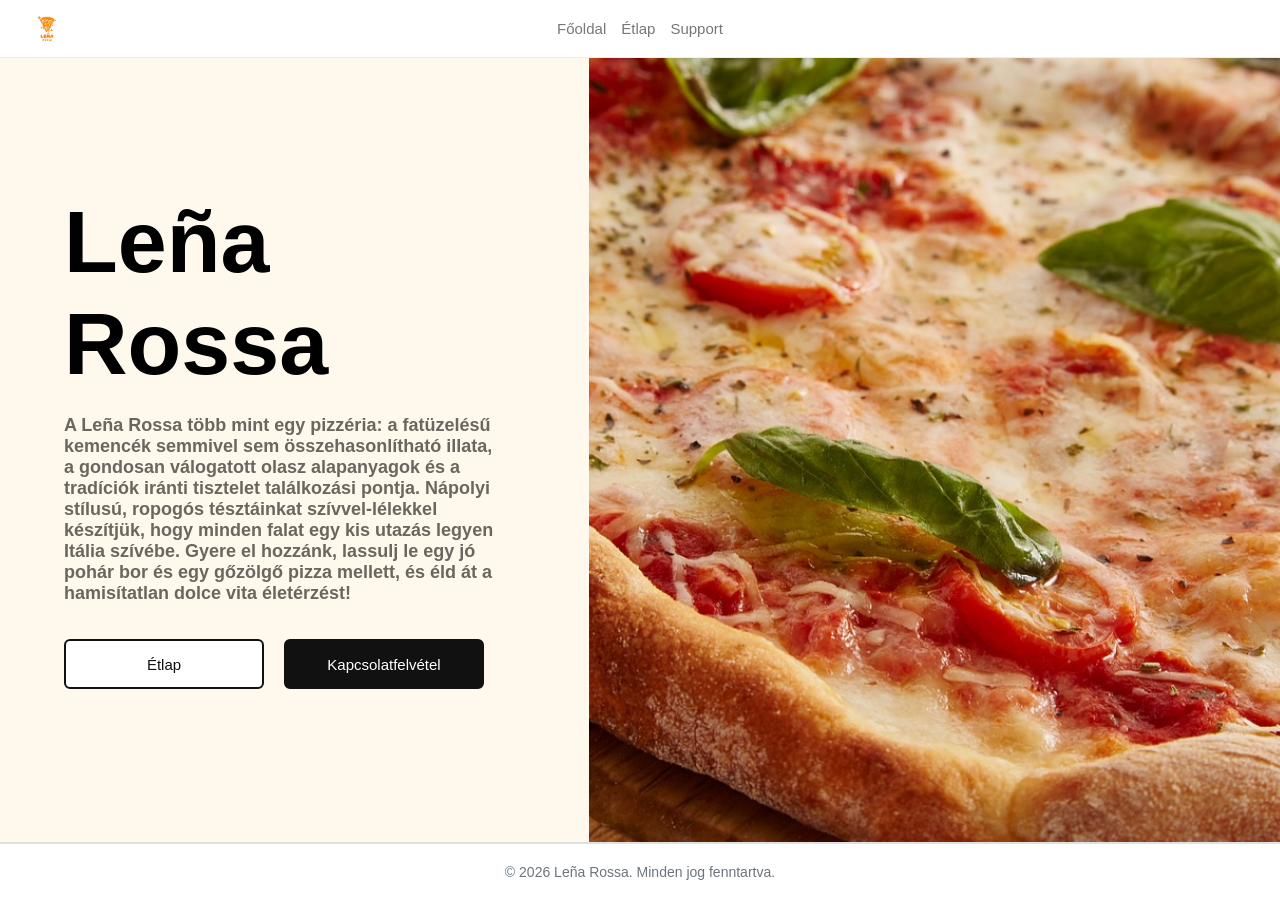
<file: index.html>
<!DOCTYPE html>
<html lang="hu">
<head>
    <meta charset="UTF-8">
    <meta name="viewport" content="width=device-width, initial-scale=1.0">
    <link rel="stylesheet" href="src/css/index.css">
    <link rel="stylesheet" href="src/css/kozos.css">
    <title>Leña Rossa</title>
</head>
<body>
    
    <nav class="navbar">
        <a href="#" class="logo">
            <img src="src/img/logo.png" alt="Logo" class="logo-icon">
        </a>

        <ul class="nav-links">
            <li><a href="index.html">Főoldal</a></li>
            <li><a href="etlap.html">Étlap</a></li>
            <li><a href="support.html">Support</a></li>
        </ul>

    </nav>

    <main class="homepage-content">
        <div class="leiras">

            <h1 class="leiras-cim">Leña Rossa</h1>
            <div class="leiras-szoveg">
                <p><b>A Leña Rossa több mint egy pizzéria: a fatüzelésű kemencék semmivel sem összehasonlítható illata, a gondosan válogatott olasz alapanyagok és a tradíciók iránti tisztelet találkozási pontja. Nápolyi stílusú, ropogós tésztáinkat szívvel-lélekkel készítjük, hogy minden falat egy kis utazás legyen Itália szívébe. Gyere el hozzánk, lassulj le egy jó pohár bor és egy gőzölgő pizza mellett, és éld át a hamisítatlan dolce vita életérzést!</b></p>
            </div>


            <div class="homepage-buttons">
                <a class="homepage-button etlap-gomb" href="etlap.html">Étlap</a>
                <a class="homepage-button support-gomb" href="support.html">Kapcsolatfelvétel</a>
            </div>

        </div>
        <div class="pizza-image">
            <img src="src/img/pizza.jpg" alt="Pizza">
        </div>
    </main>

    <footer class="footer">
        <p>&copy; 2026 Leña Rossa. Minden jog fenntartva.</p>
    </footer>

</body>
</html>
</file>
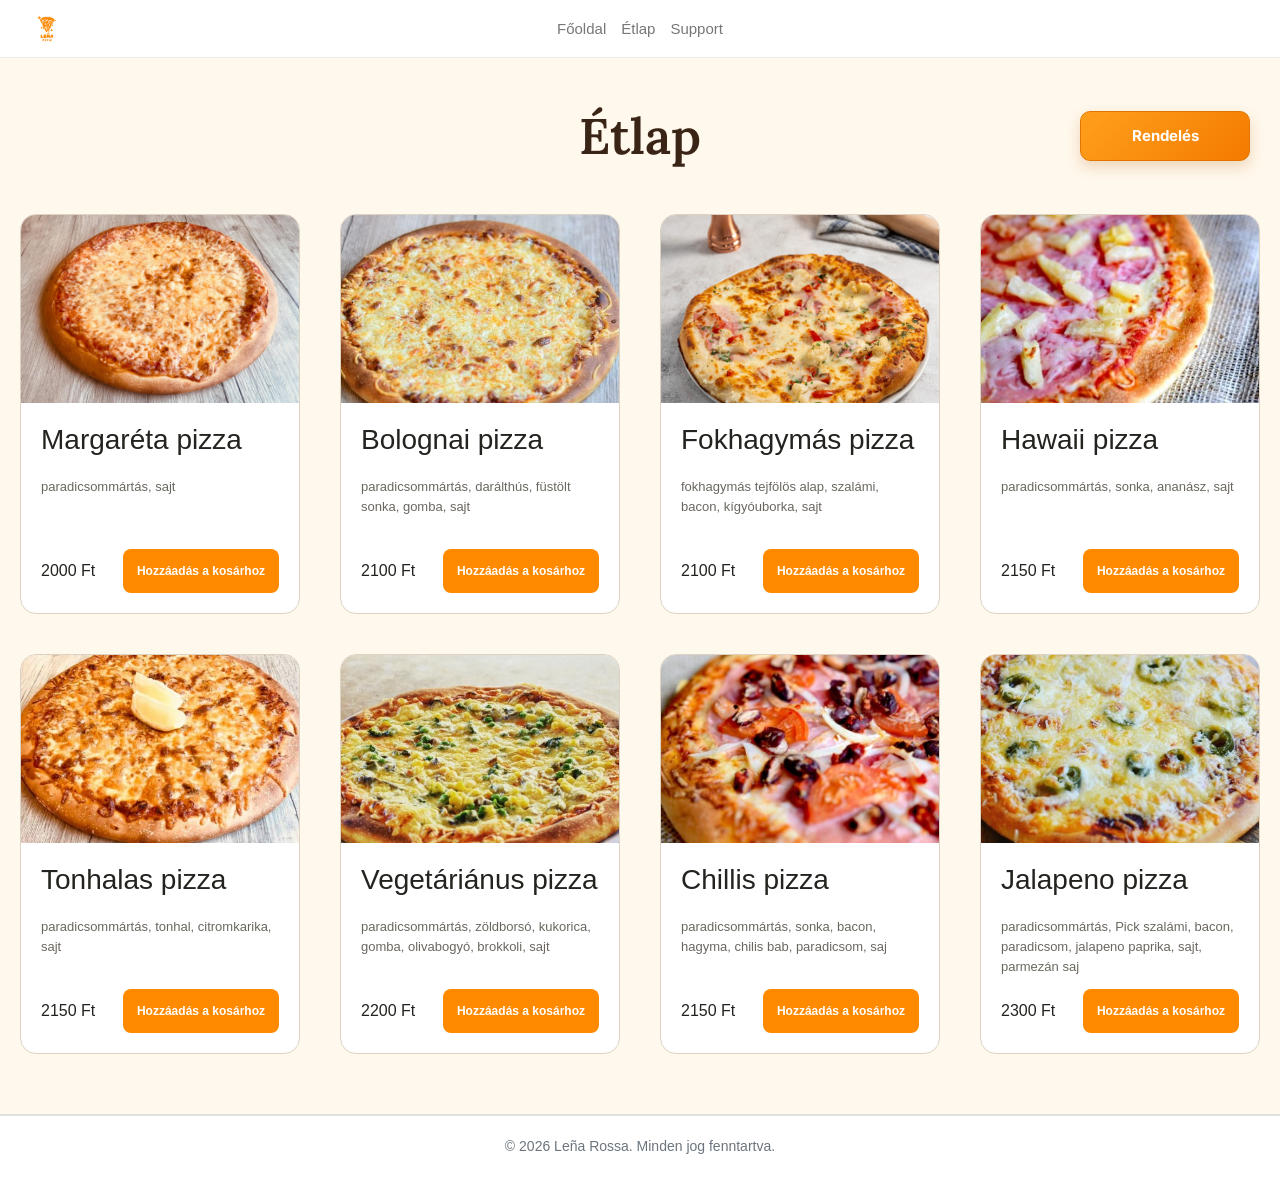
<file: etlap.html>
<!DOCTYPE html>
<html lang="hu">

<head>
  <meta charset="UTF-8">
  <meta name="viewport" content="width=device-width, initial-scale=1.0">
  <link rel="stylesheet" href="https://cdn.jsdelivr.net/npm/bootstrap@4.4.1/dist/css/bootstrap.min.css"
    integrity="sha384-Vkoo8x4CGsO3+Hhxv8T/Q5PaXtkKtu6ug5TOeNV6gBiFeWPGFN9MuhOf23Q9Ifjh" crossorigin="anonymous">
  <link rel="stylesheet" href="src/css/etlap.css">
  <link rel="stylesheet" href="src/css/kozos.css">
  <title>Étlap</title>
  <script src="src/js/kosar.js" defer></script>
</head>

<body>

  <nav class="navbar">
    <a href="#" class="logo">
      <img src="src/img/logo.png" alt="Logo" class="logo-icon">
    </a>

    <ul class="nav-links">
      <li><a href="index.html">Főoldal</a></li>
      <li><a href="etlap.html">Étlap</a></li>
      <li><a href="support.html">Support</a></li>
    </ul>

  </nav>




  <div class="menu-header">
    <h1>Étlap</h1>
    <button class="kosar-gomb" type="button" onclick="rendeles()">Rendelés</button>
  </div>
  <div class="container-fluid">
    <div class="row">

      <article class="pizza-card col-3">
        <div class="pizza-card__image">
          <img src="/src/img/margareta.jpg" alt="Margaréta pizza" width="620" height="420" />
        </div>

        <div class="pizza-footer">
          <h3 class="pizza-card__nev">Margaréta pizza</h3>

          <p class="pizza-leiras">
            paradicsommártás, sajt
          </p>

          <div class="pizza-ar">
            <span class="pizza-card__price">2000 Ft</span>

            <button class="pizza-gomb" type="button" aria-label="Hozzáadás a kosárhoz" onclick="kosarba('1');">
              Hozzáadás a kosárhoz
            </button>
          </div>
        </div>
      </article>

      <article class="pizza-card col-3">
        <div class="pizza-card__image">
          <img src="/src/img/bolognai.jpg" alt="Bolognai pizza" width="620" height="420" />
        </div>

        <div class="pizza-footer">
          <h3 class="pizza-card__nev">Bolognai pizza</h3>

          <p class="pizza-leiras">
            paradicsommártás, darálthús, füstölt sonka, gomba, sajt
          </p>

          <div class="pizza-ar">
            <span class="pizza-card__price">2100 Ft</span>

            <button class="pizza-gomb" type="button" aria-label="Hozzáadás a kosárhoz" onclick="kosarba('2');">
              Hozzáadás a kosárhoz
            </button>
          </div>
        </div>
      </article>

      <article class="pizza-card col-3">
        <div class="pizza-card__image">
          <img src="/src/img/fokhagymas.jpg" alt="Fokhagymás pizza" width="620" height="420" />
        </div>

        <div class="pizza-footer">
          <h3 class="pizza-card__nev">Fokhagymás pizza</h3>

          <p class="pizza-leiras">
            fokhagymás tejfölös alap, szalámi, bacon, kígyóuborka, sajt
          </p>

          <div class="pizza-ar">
            <span class="pizza-card__price">2100 Ft</span>

            <button class="pizza-gomb" type="button" aria-label="Hozzáadás a kosárhoz" onclick="kosarba('3');">
              Hozzáadás a kosárhoz
            </button>
          </div>
        </div>
      </article>

      <article class="pizza-card col-3">
        <div class="pizza-card__image">
          <img src="/src/img/hawaii.jpg" alt="Hawaii pizza" width="620" height="420" />
        </div>

        <div class="pizza-footer">
          <h3 class="pizza-card__nev">Hawaii pizza</h3>

          <p class="pizza-leiras">
            paradicsommártás, sonka, ananász, sajt
          </p>

          <div class="pizza-ar">
            <span class="pizza-card__price">2150 Ft</span>

            <button class="pizza-gomb" type="button" aria-label="Hozzáadás a kosárhoz" onclick="kosarba('4');">
              Hozzáadás a kosárhoz
            </button>
          </div>
        </div>
      </article>


    </div>


    <div class="row">

      <article class="pizza-card col-3">
        <div class="pizza-card__image">
          <img src="/src/img/tonhal.jpg" alt="Tonhalas pizza" width="620" height="420" />
        </div>

        <div class="pizza-footer">
          <h3 class="pizza-card__nev">Tonhalas pizza</h3>

          <p class="pizza-leiras">
            paradicsommártás, tonhal, citromkarika, sajt
          </p>

          <div class="pizza-ar">
            <span class="pizza-card__price">2150 Ft</span>

            <button class="pizza-gomb" type="button" aria-label="Hozzáadás a kosárhoz" onclick="kosarba('5');">
              Hozzáadás a kosárhoz
            </button>
          </div>
        </div>
      </article>

      <article class="pizza-card col-3">
        <div class="pizza-card__image">
          <img src="/src/img/vega.jpg" alt="Vegetáriánus pizza" width="620" height="420" />
        </div>

        <div class="pizza-footer">
          <h3 class="pizza-card__nev">Vegetáriánus pizza</h3>

          <p class="pizza-leiras">
            paradicsommártás, zöldborsó, kukorica, gomba, olivabogyó, brokkoli, sajt
          </p>

          <div class="pizza-ar">
            <span class="pizza-card__price">2200 Ft</span>

            <button class="pizza-gomb" type="button" aria-label="Hozzáadás a kosárhoz" onclick="kosarba('6');">
              Hozzáadás a kosárhoz
            </button>
          </div>
        </div>
      </article>


      <article class="pizza-card col-3">
        <div class="pizza-card__image">
          <img src="/src/img/chillis.jpg" alt="Chillis pizza" width="620" height="420" />
        </div>

        <div class="pizza-footer">
          <h3 class="pizza-card__nev">Chillis pizza</h3>

          <p class="pizza-leiras">
            paradicsommártás, sonka, bacon, hagyma, chilis bab, paradicsom, saj
          </p>

          <div class="pizza-ar">
            <span class="pizza-card__price">2150 Ft</span>

            <button class="pizza-gomb" type="button" aria-label="Hozzáadás a kosárhoz" onclick="kosarba('7');">
              Hozzáadás a kosárhoz
            </button>
          </div>
        </div>
      </article>

      <article class="pizza-card col-3">
        <div class="pizza-card__image">
          <img src="/src/img/jalapeno.jpg" alt="Jalapeno pizza" width="620" height="420" />
        </div>

        <div class="pizza-footer">
          <h3 class="pizza-card__nev">Jalapeno pizza</h3>

          <p class="pizza-leiras">
            paradicsommártás, Pick szalámi, bacon, paradicsom, jalapeno paprika, sajt, parmezán saj
          </p>

          <div class="pizza-ar">
            <span class="pizza-card__price">2300 Ft</span>

            <button class="pizza-gomb" type="button" aria-label="Hozzáadás a kosárhoz" onclick="kosarba('8');">
              Hozzáadás a kosárhoz
            </button>
          </div>
        </div>
      </article>

    </div>
  </div>

  <footer class="footer">
    <p>&copy; 2026 Leña Rossa. Minden jog fenntartva.</p>
  </footer>


</body>

</html>


<link href="https://fonts.googleapis.com/css2?family=Inter:wght@400;600;700&family=Lora:wght@600&display=swap"
  rel="stylesheet" />
</file>
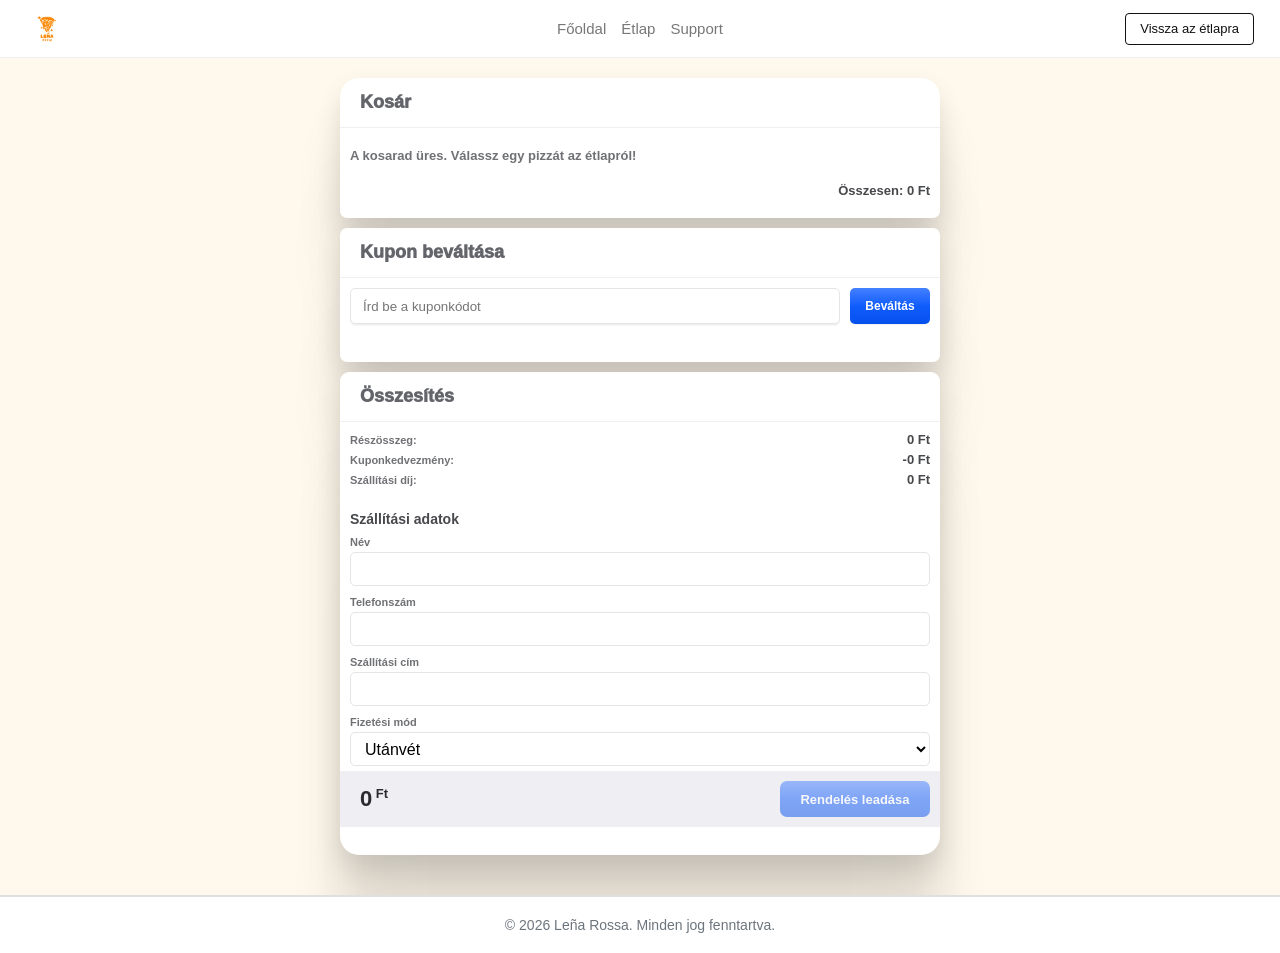
<file: kosar.html>
<!DOCTYPE html>
<html lang="hu">

<head>
    <meta charset="UTF-8">
    <meta name="viewport" content="width=device-width, initial-scale=1.0">
    <link rel="stylesheet" href="src/css/kosar.css">
    <link rel="stylesheet" href="src/css/kozos.css">
    <title>Kosár</title>
    <script>
        const eredetiGetElementById = Document.prototype.getElementById;
        Document.prototype.getElementById = function (id) {
            return eredetiGetElementById.call(this, id === "" ? "kosarCont" : id);
        };
    </script>
    <script src="src/js/kosar.js" defer></script>
</head>

<body>

    <nav class="navbar">
        <a href="#" class="logo">
            <img src="src/img/logo.png" alt="Logo" class="logo-icon">
        </a>

        <ul class="nav-links">
            <li><a href="index.html">Főoldal</a></li>
            <li><a href="etlap.html">Étlap</a></li>
            <li><a href="support.html">Support</a></li>
        </ul>

        <a class="cart-button back-button" href="etlap.html" onclick="vissza(); return false;">
            Vissza az étlapra
        </a>

    </nav>

    <main class="master-container">
        <div class="card cart">
            <h1 class="title">Kosár</h1>
            <div class="products" id="kosarCont">
            </div>
        </div>

        <div class="card coupons">
            <h2 class="title">Kupon beváltása</h2>
            <form id="kuponForm">
                <label class="sr-only" for="kuponInput">Kuponkód</label>
                <input type="text" placeholder="Írd be a kuponkódot" class="input_field" id="kuponInput"
                    autocomplete="off">
                <button type="submit">Beváltás</button>
            </form>
            <p class="coupon-message" id="kuponUzenet" role="status" aria-live="polite"></p>
        </div>

        <div class="card checkout">
            <h2 class="title">Összesítés</h2>
            <div class="details">
                <span>Részösszeg:</span>
                <span id="reszosszeg">0 Ft</span>
                <span>Kuponkedvezmény:</span>
                <span id="kedvezmeny">0 Ft</span>
                <span>Szállítási díj:</span>
                <span id="szallitasiDij">300 Ft</span>
            </div>
            <form class="checkout-form" id="checkoutForm">
                <h3>Szállítási adatok</h3>
                <div class="form-row">
                    <label for="nev">Név</label>
                    <input id="nev" name="nev" type="text" autocomplete="name" required>
                </div>
                <div class="form-row">
                    <label for="telefon">Telefonszám</label>
                    <input id="telefon" name="telefon" type="tel" autocomplete="tel" required>
                </div>
                <div class="form-row">
                    <label for="cim">Szállítási cím</label>
                    <input id="cim" name="cim" type="text" autocomplete="street-address" required>
                </div>
                <div class="form-row">
                    <label for="fizetes">Fizetési mód</label>
                    <select id="fizetes" name="fizetes">
                        <option value="utanvet">Utánvét</option>
                        <option value="kartya">Bankkártya átvételkor</option>
                    </select>
                </div>
                <div class="checkout--footer">
                    <span class="price"><span id="vegosszeg">0</span><sup> Ft</sup></span>
                    <button type="submit" class="checkout-btn">Rendelés leadása</button>
                </div>
            </form>
            <p class="checkout-message" id="checkoutUzenet" role="status" aria-live="polite"></p>
        </div>
    </main>

    <footer class="footer">
        <p>&copy; 2026 Leña Rossa. Minden jog fenntartva.</p>
    </footer>

</body>

</html>
</file>
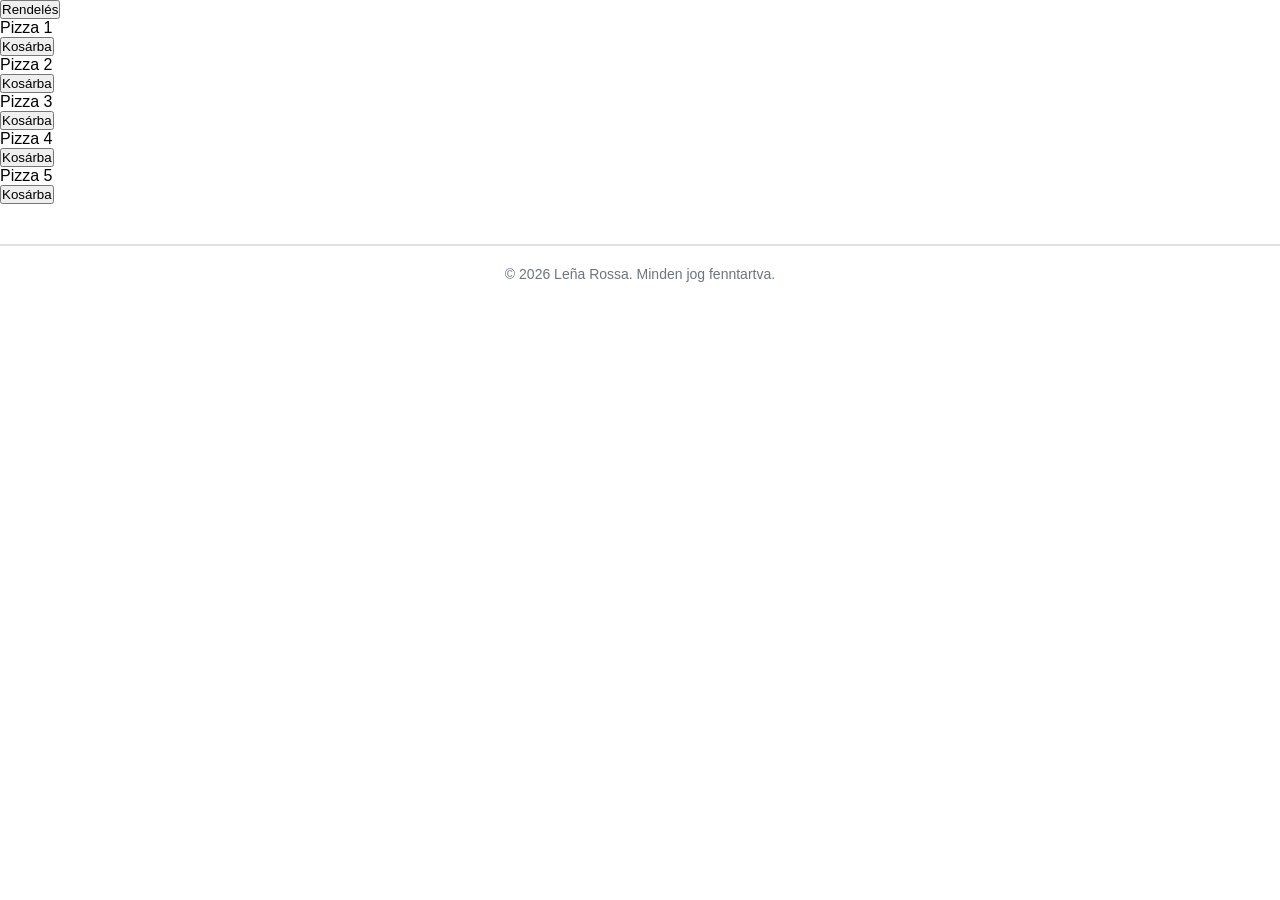
<file: pizzak.html>
<!DOCTYPE html>
<html lang="hu">
<head>
    <meta charset="UTF-8">
    <meta name="viewport" content="width=device-width, initial-scale=1.0">
    <link rel="stylesheet" href="src/css/kozos.css">
    <title>Pizzák</title>
    <script src="src/js/pizzak.js" defer></script>
</head>
<body>
    <button type="button" onclick="rendeles()">Rendelés</button>
    <div class="pizza">
        <p>Pizza 1</p>
        <button type="button" onclick="kosarba('1')">Kosárba</button>
    </div>
    <div class="pizza">
        <p>Pizza 2</p>
        <button type="button" onclick="kosarba('2')">Kosárba</button>
    </div>
    <div class="pizza">
        <p>Pizza 3</p>
        <button type="button" onclick="kosarba('3')">Kosárba</button>
    </div>
    <div class="pizza">
        <p>Pizza 4</p>
        <button type="button" onclick="kosarba('4')">Kosárba</button>
    </div>
    <div class="pizza">
        <p>Pizza 5</p>
        <button type="button" onclick="kosarba('5')">Kosárba</button>
    </div>
    <footer class="footer">
        <p>&copy; 2026 Leña Rossa. Minden jog fenntartva.</p>
    </footer>
</body>
</html>
</file>
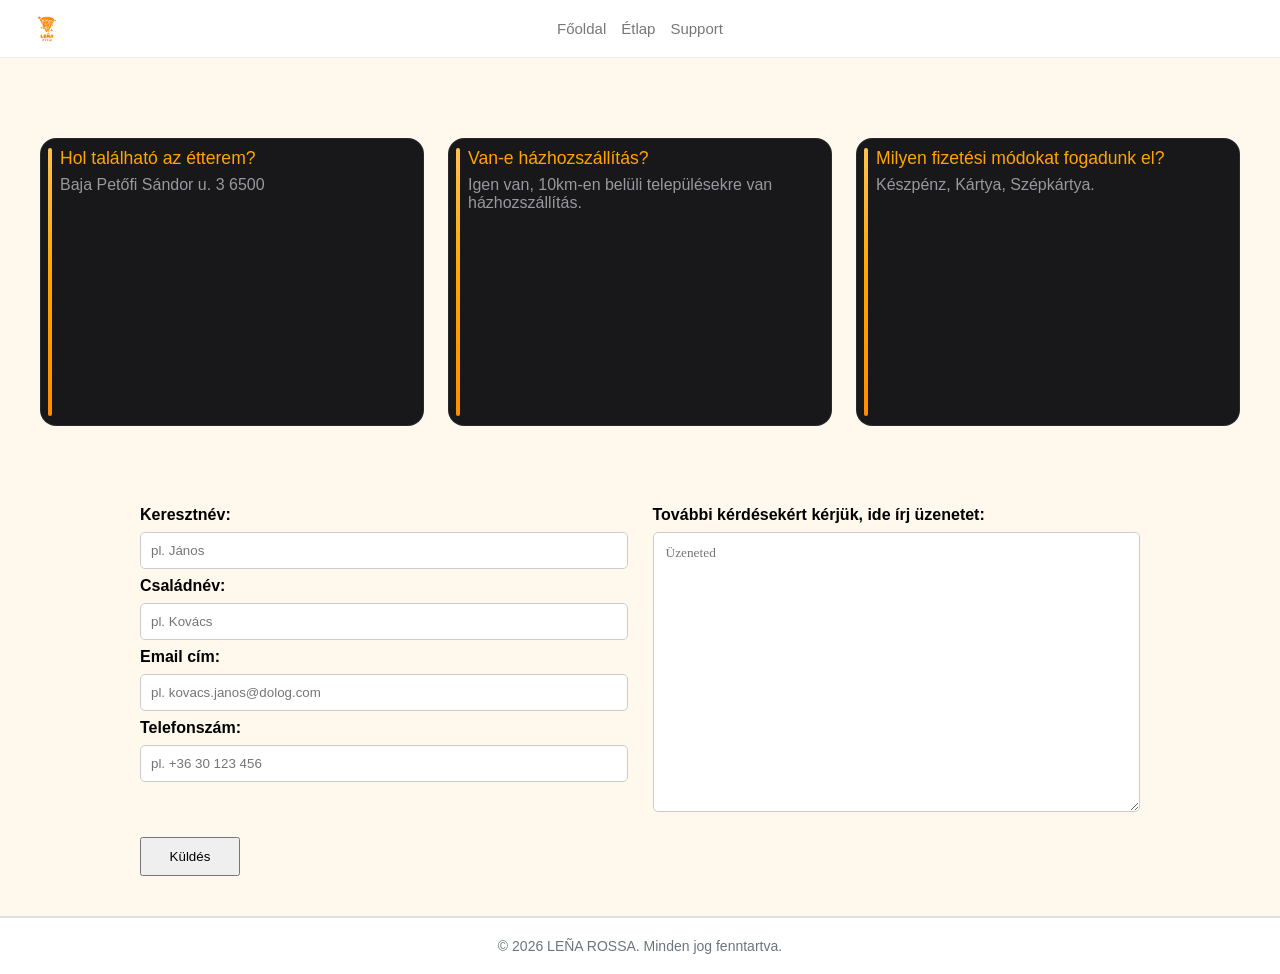
<file: support.html>
<!DOCTYPE html>
<html lang="hu">
<head>
    <meta charset="UTF-8">
    <meta name="viewport" content="width=device-width, initial-scale=1.0">
    <link rel="stylesheet" href="src/css/support.css">
    <link rel="stylesheet" href="src/css/kozos.css">
    <title>Support</title>
</head>
<body>

  <nav class="navbar">
        <a href="#" class="logo">
            <img src="src/img/logo.png" alt="Logo" class="logo-icon">
        </a>

        <ul class="nav-links">
            <li><a href="index.html">Főoldal</a></li>
            <li><a href="etlap.html">Étlap</a></li>
            <li><a href="support.html">Support</a></li>
        </ul>

    </nav>

  <main class="cards-container">

  <div class="notification">
    <div class="notiglow"></div>
    <div class="notiborderglow"></div>

    <div class="notititle">Hol található az étterem?</div>
    <div class="notibody">Baja Petőfi Sándor u. 3 6500
      
    </div>
  </div>

  <div class="notification">
    <div class="notiglow"></div>
    <div class="notiborderglow"></div>

    <div class="notititle">Van-e házhozszállítás?</div>
    <div class="notibody">Igen van, 10km-en belüli településekre van házhozszállítás.
    </div>
  </div>

  <div class="notification">
    <div class="notiglow"></div>
    <div class="notiborderglow"></div>

    <div class="notititle">Milyen fizetési módokat fogadunk el?</div>
    <div class="notibody">Készpénz, Kártya, Szépkártya.
    </div>
  </div>



  
</main>


<form class="kapcsolat">
    <div class="adatok">
        <label for="keresztnev">Keresztnév:</label>
        <input id="keresztnev"  placeholder="pl. János">

        <label for="csaladnev">Családnév:</label>
        <input id="csaladnev"  placeholder="pl. Kovács">

        <label for="email">Email cím:</label>
        <input id="email"  placeholder="pl. kovacs.janos@dolog.com">

        <label for="telefon">Telefonszám:</label>
        <input id="telefon"  placeholder="pl. +36 30 123 456">
    </div>

    <div class="uzenet">
        <label for="uzeneted">
            További kérdésekért kérjük, ide írj üzenetet:
        </label>
        <textarea id="uzeneted" placeholder="Üzeneted"></textarea>
    </div>

    <button type="submit">Küldés</button>
</form>
<footer>
    © 2026 LEÑA ROSSA. Minden jog fenntartva.
</footer>
</body>
</html>
</html>
</file>
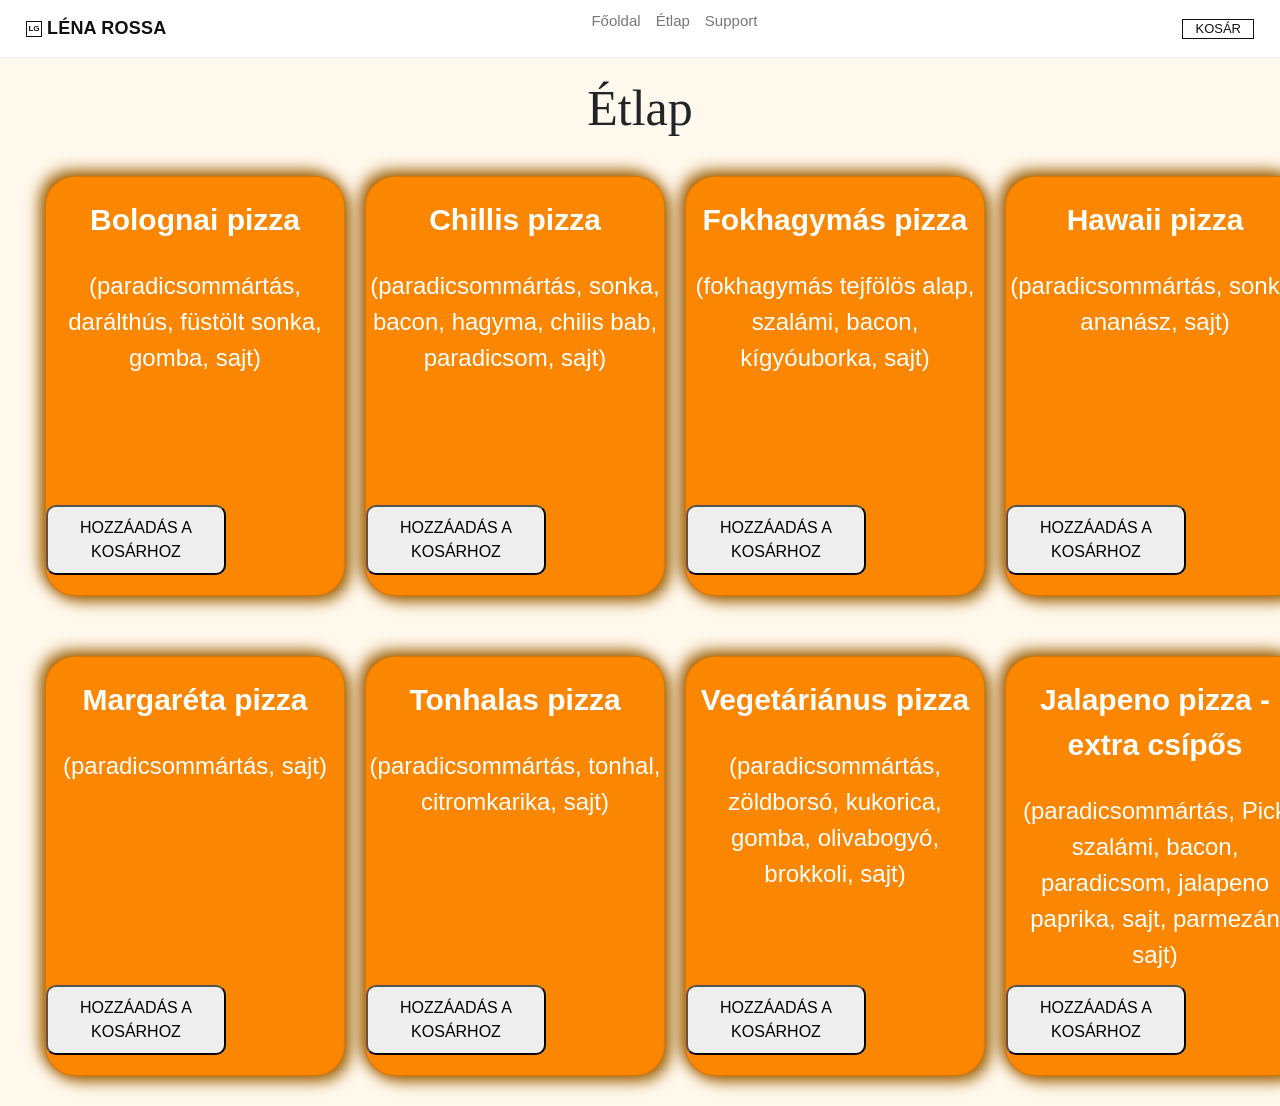
<file: oldalak/etlap.html>
<!DOCTYPE html>
<html lang="hu">
<head>
    <meta charset="UTF-8">
    <meta name="viewport" content="width=device-width, initial-scale=1.0">
    <link rel="stylesheet" href="https://cdn.jsdelivr.net/npm/bootstrap@4.4.1/dist/css/bootstrap.min.css" integrity="sha384-Vkoo8x4CGsO3+Hhxv8T/Q5PaXtkKtu6ug5TOeNV6gBiFeWPGFN9MuhOf23Q9Ifjh" crossorigin="anonymous">
    <link rel="stylesheet" href="../CSS/etlap.css">
    <title>Étlap</title>
</head>
<body>

<nav class="navbar">
        <!-- Logó -->
        <a href="#" class="logo">
            <span class="logo-icon">LG</span>
            <span class="logo-text">LÉNA ROSSA</span>
        </a>

        
        <ul class="nav-links">
            <li><a href="index.html">Főoldal</a></li>
            <li><a href="etlap.html">Étlap</a></li>
            <li><a href="support.html">Support</a></li>
        </ul>

        
        <a href="kosar.html" class="cart-button">KOSÁR</a>
    </nav>


<h1>Étlap</h1>

<div class="container-fluid"> 
    <div class="row">

        <div class="col-3">
            <div class="card">
                <p id="p-nev">Bolognai pizza</p>
                <p id="p-leiras">(paradicsommártás, darálthús, füstölt sonka, gomba, sajt)</p>
                <button class="btn-kosar">HOZZÁADÁS A KOSÁRHOZ</button>
            </div>
        </div>

        <div class="col-3">
            <div class="card">
                <p id="p-nev">Chillis pizza</p>
                <p id="p-leiras">(paradicsommártás, sonka, bacon, hagyma, chilis bab, paradicsom, sajt)</p>
                <button class="btn-kosar">HOZZÁADÁS A KOSÁRHOZ</button>
            </div>
        </div>

        <div class="col-3">
            <div class="card">
                <p id="p-nev">Fokhagymás pizza</p>
                <p id="p-leiras">(fokhagymás tejfölös alap, szalámi, bacon, kígyóuborka, sajt)</p>
                <button class="btn-kosar">HOZZÁADÁS A KOSÁRHOZ</button>
            </div>
        </div>

        <div class="col-3">
            <div class="card">
                <p id="p-nev">Hawaii pizza</p>
                <p id="p-leiras">(paradicsommártás, sonka, ananász, sajt)</p>
                <button class="btn-kosar">HOZZÁADÁS A KOSÁRHOZ</button>
            </div>
        </div>

    </div>


    <div class="row">

        <div class="col-3">
            <div class="card">
                <p id="p-nev">Margaréta pizza</p>
                <p id="p-leiras">(paradicsommártás, sajt)</p>
                <button class="btn-kosar">HOZZÁADÁS A KOSÁRHOZ</button>
            </div>
        </div>

        <div class="col-3">
            <div class="card">
                <p id="p-nev">Tonhalas pizza</p>
                <p id="p-leiras">(paradicsommártás, tonhal, citromkarika, sajt)</p>
                <button class="btn-kosar">HOZZÁADÁS A KOSÁRHOZ</button>
            </div>
        </div>

        <div class="col-3">
            <div class="card">
                <p id="p-nev">Vegetáriánus pizza</p>
                <p id="p-leiras">(paradicsommártás, zöldborsó, kukorica, gomba, olivabogyó, brokkoli, sajt)</p>
                <button class="btn-kosar">HOZZÁADÁS A KOSÁRHOZ</button>
            </div>
        </div>

        <div class="col-3">
            <div class="card">
                <p id="p-nev">Jalapeno pizza - extra csípős</p>
                <p id="p-leiras">(paradicsommártás, Pick szalámi, bacon, paradicsom, jalapeno paprika, sajt, parmezán sajt)</p>
                <button class="btn-kosar">HOZZÁADÁS A KOSÁRHOZ</button>
            </div>
        </div>
        
    </div>
</div>


</body>
</html>
</file>
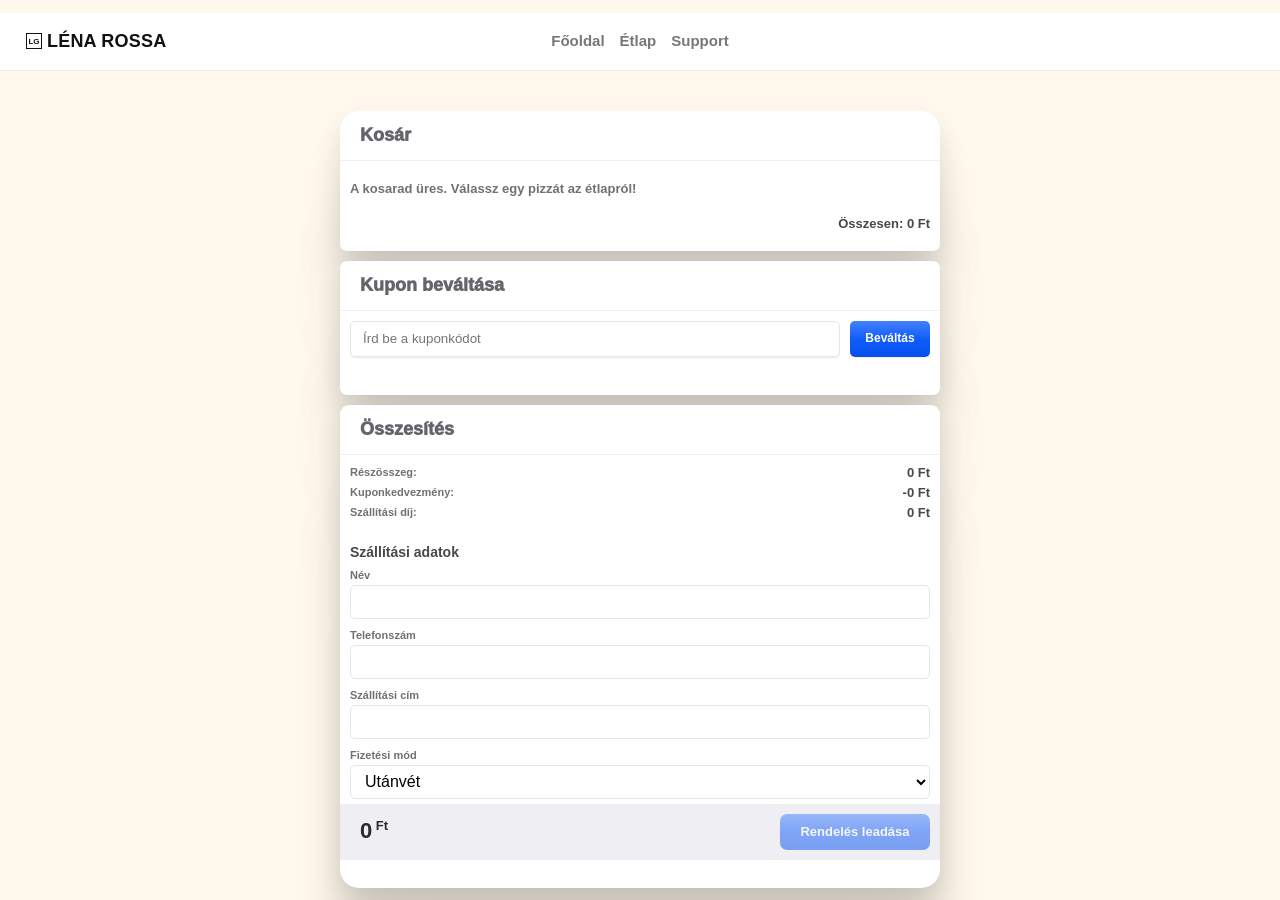
<file: oldalak/kosar.html>
<!DOCTYPE html>
<html lang="hu">

<head>
    <meta charset="UTF-8">
    <meta name="viewport" content="width=device-width, initial-scale=1.0">
    <link rel="stylesheet" href="../CSS/kosar.css">
    <title>Kosár</title>
    <script>
        const eredetiGetElementById = Document.prototype.getElementById;
        Document.prototype.getElementById = function (id) {
            return eredetiGetElementById.call(this, id === "" ? "kosarCont" : id);
        };
    </script>
    <script src="../forras/js/kosar.js" defer></script>
</head>

<body>

    <nav class="navbar">
        <!-- Logó -->
        <a href="#" class="logo">
            <span class="logo-icon">LG</span>
            <span class="logo-text">LÉNA ROSSA</span>
        </a>

        <ul class="nav-links">
            <li><a href="index.html">Főoldal</a></li>
            <li><a href="etlap.html">Étlap</a></li>
            <li><a href="support.html">Support</a></li>
        </ul>

    </nav>

    <main class="master-container">
        <div class="card cart">
            <h1 class="title">Kosár</h1>
            <div class="products" id="kosarCont">
                <!-- Kosár tartalma ide kerül -->
            </div>
        </div>

        <div class="card coupons">
            <h2 class="title">Kupon beváltása</h2>
            <form id="kuponForm">
                <label class="sr-only" for="kuponInput">Kuponkód</label>
                <input type="text" placeholder="Írd be a kuponkódot" class="input_field" id="kuponInput"
                    autocomplete="off">
                <button type="submit">Beváltás</button>
            </form>
            <p class="coupon-message" id="kuponUzenet" role="status" aria-live="polite"></p>
        </div>

        <div class="card checkout">
            <h2 class="title">Összesítés</h2>
            <div class="details">
                <span>Részösszeg:</span>
                <span id="reszosszeg">0 Ft</span>
                <span>Kuponkedvezmény:</span>
                <span id="kedvezmeny">0 Ft</span>
                <span>Szállítási díj:</span>
                <span id="szallitasiDij">300 Ft</span>
            </div>
            <form class="checkout-form" id="checkoutForm">
                <h3>Szállítási adatok</h3>
                <div class="form-row">
                    <label for="nev">Név</label>
                    <input id="nev" name="nev" type="text" autocomplete="name" required>
                </div>
                <div class="form-row">
                    <label for="telefon">Telefonszám</label>
                    <input id="telefon" name="telefon" type="tel" autocomplete="tel" required>
                </div>
                <div class="form-row">
                    <label for="cim">Szállítási cím</label>
                    <input id="cim" name="cim" type="text" autocomplete="street-address" required>
                </div>
                <div class="form-row">
                    <label for="fizetes">Fizetési mód</label>
                    <select id="fizetes" name="fizetes">
                        <option value="utanvet">Utánvét</option>
                        <option value="kartya">Bankkártya átvételkor</option>
                    </select>
                </div>
                <div class="checkout--footer">
                    <span class="price"><span id="vegosszeg">0</span><sup> Ft</sup></span>
                    <button type="submit" class="checkout-btn">Rendelés leadása</button>
                </div>
            </form>
            <p class="checkout-message" id="checkoutUzenet" role="status" aria-live="polite"></p>
        </div>
    </main>

</body>

</html>
</file>
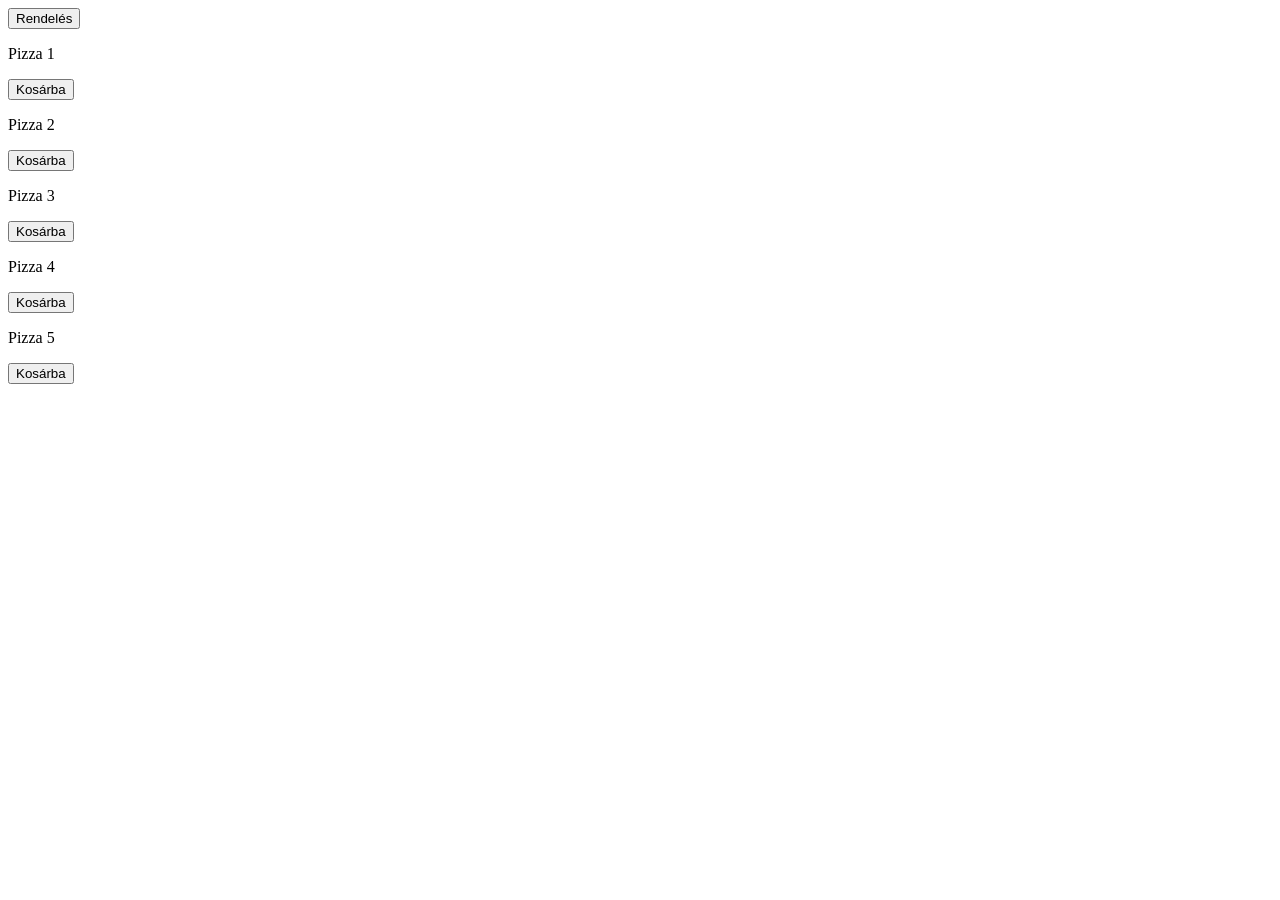
<file: oldalak/pizzak.html>
<!DOCTYPE html>
<html lang="en">
<head>
    <meta charset="UTF-8">
    <meta name="viewport" content="width=device-width, initial-scale=1.0">
    <title>Document</title>
    <script>
        const kosar = [];

        function kosarba(id) {
            kosar.push(Number(id));
        }

        function rendeles() {
            const params = new URLSearchParams({
                kosar: JSON.stringify(kosar)
            });
            window.location.href = `kosar.html?${params.toString()}`;
        }
    </script>
</head>
<body>
    <button type="button" onclick="rendeles()">Rendelés</button>
    <div class="pizza">
        <p>Pizza 1</p>
        <button type="button" onclick="kosarba('1')">Kosárba</button>
    </div>
    <div class="pizza">
        <p>Pizza 2</p>
        <button type="button" onclick="kosarba('2')">Kosárba</button>
    </div>
    <div class="pizza">
        <p>Pizza 3</p>
        <button type="button" onclick="kosarba('3')">Kosárba</button>
    </div>
    <div class="pizza">
        <p>Pizza 4</p>
        <button type="button" onclick="kosarba('4')">Kosárba</button>
    </div>
    <div class="pizza">
        <p>Pizza 5</p>
        <button type="button" onclick="kosarba('5')">Kosárba</button>
    </div>
</body>
</html>
</file>
<file: src/css/index.css>
body {
    position: relative;
    display: flex;
    flex-direction: column;
    min-height: 100vh;
    background: #fff8ec;
}

.navbar {
    position: relative;
    z-index: 2;
    margin-bottom: 0;
    background: transparent;
}

.homepage-content {
    display: grid;
    grid-template-columns: 46% 54%;
    flex: 1;
    width: 100%;
    min-height: 0;
    position: relative;
    z-index: 1;
}

.leiras {
    display: flex;
    flex-direction: column;
    justify-content: center;
    max-width: 560px;
    padding: clamp(32px, 5vw, 64px);
    background: #fff8ec;
}

.leiras-cim {
    margin-bottom: 20px;
    color: #000;
    font-size: clamp(48px, 7vw, 88px);
}

.leiras-szoveg {
    margin-bottom: 5px;
    color: #6b6760;
    font-size: 18px;
}

.homepage-buttons {
    display: flex;
    flex-wrap: wrap;
    gap: 20px;
    margin-top: 30px;
}

.homepage-button {
    display: inline-flex;
    position: relative;
    z-index: 3;
    align-items: center;
    justify-content: center;
    width: 200px;
    height: 50px;
    border: 2px solid #111;
    border-radius: 6px;
    cursor: pointer;
    font-size: 15px;
    text-decoration: none;
    transition: background-color 0.2s ease, color 0.2s ease, transform 0.2s ease;
}

.homepage-button:hover {
    transform: translateY(-2px);
}

.homepage-button:active {
    transform: translateY(0);
}

.homepage-button:focus-visible {
    outline: 3px solid #ff8a00;
    outline-offset: 3px;
}

.etlap-gomb {
    background: #fff;
    color: #111;
}



.support-gomb {
    background: #111;
    color: #fff;
}
.pizza-image {
    position: fixed;
    z-index: 0;
    top: 0;
    right: 0;
    bottom: 0;
    width: 54%;
    min-width: 0;
}

.pizza-image img {
    display: block;
    width: 100%;
    height: 100%;
    border-radius: 0;
    object-fit: cover;
}

footer {
    position: relative;
    z-index: 2;
    margin-top: 0;
    background: transparent;
}

@media (max-width: 700px) {
    .navbar {
        background: #fff;
    }

    .homepage-content {
        grid-template-columns: 1fr;
    }

    .leiras {
        max-width: none;
        padding: 40px 24px;
    }

    .leiras-szoveg {
        font-size: 17px;
    }

    .pizza-image {
        position: relative;
        top: auto;
        right: auto;
        bottom: auto;
        z-index: auto;
        width: 100%;
        min-height: 300px;
        max-height: 420px;
    }

    footer {
        background: #fff;
    }
}
</file>
<file: src/css/kozos.css>
* {
    box-sizing: border-box;
    margin: 0;
    padding: 0;
    font-family: Arial, sans-serif;
}

.navbar {
    display: flex;
    align-items: center;
    width: 100%;
    height: 58px;
    padding: 0 26px;
    background: #fff;
    border-bottom: 1px solid #eee;
    margin-bottom: 20px;
}

.logo {
    display: flex;
    align-items: center;
    color: #111;
    text-decoration: none;
}

.logo-icon {
    width: 42px;
    height: 42px;
    object-fit: contain;
}

.nav-links {
    display: flex;
    position: absolute;
    left: 50%;
    align-items: center;
    gap: 15px;
    padding: 0;
    margin: 0;
    list-style: none;
    transform: translateX(-50%);
    white-space: nowrap;
}

.nav-links a {
    color: #777;
    font-size: 15px;
    text-decoration: none;
    transition: color 0.2s ease;
}

.nav-links a:hover {
    color: #111;
}

.cart-button {
    display: flex;
    align-items: center;
    justify-content: center;
    height: 32px;
    padding: 0 14px;
    border: 1px solid #111;
    border-radius: 4px;
    color: #111;
    font-size: 13px;
    text-decoration: none;
    transition: all 0.2s ease;
    
}

.back-button {
    margin-left: auto;
}

.cart-button:hover {
    background: #111;
    color: #fff;
}

footer {
    width: 100%;
    padding: 20px;
    border-top: 2px solid #e0e0e0;
    margin-top: 40px;
    background: #fff;
    color: #6c757d;
    font-size: 14px;
    text-align: center;
}
</file>
<file: src/css/etlap.css>
body{
    background: #FFF8EC;
}

h1{
    color: #3a2415;
    font-family: "Lora", Georgia, serif;
    text-align: center;
    font-size: clamp(36px, 5vw, 50px);
    font-weight: 600;
    line-height: 1;
    margin: 0;
}

.menu-header {
  min-height: 116px;
  padding: 18px 30px;
  display: grid;
  grid-template-columns: 1fr auto 1fr;
  align-items: center;
}

.menu-header h1 {
  grid-column: 2;
}

.kosar-gomb {
  margin-right: 40px;
  grid-column: 3;
  justify-self: end;
  align-self: center;
  min-width: 170px;
  margin: 0;
  padding: 13px 24px;
  border: 1px solid #e27600;
  border-radius: 10px;
  background: linear-gradient(135deg, #ff9f1c, #f47b00);
  box-shadow: 0 6px 14px rgba(181, 91, 0, 0.22);
  color: #fff;
  font-family: "Inter", sans-serif;
  font-size: 15px;
  font-weight: 700;
  cursor: pointer;
  transition: border-color 0.2s ease, box-shadow 0.2s ease, transform 0.2s ease;
}

.kosar-gomb:hover {
  border-color: #c96100;
  box-shadow: 0 9px 18px rgba(181, 91, 0, 0.3);
  transform: translateY(-2px);
}

.kosar-gomb:active {
  box-shadow: 0 3px 8px rgba(181, 91, 0, 0.2);
  transform: translateY(0);
}

.kosar-gomb:focus-visible {
  outline: 3px solid rgba(255, 138, 0, 0.4);
  outline-offset: 3px;
}

@media (max-width: 600px) {
  .menu-header {
    grid-template-columns: 1fr;
    gap: 16px;
    padding: 20px;
  }

  .menu-header h1,
  .kosar-gomb {
    grid-column: 1;
    justify-self: center;
  }

  .kosar-gomb {
    position: static;
  }
}

.container-fluid > .row {
  justify-content: center;
}

.pizza-card,
.pizza-card * {
  box-sizing: border-box;
}

.pizza-card {
  width: 100%;
  max-width: 280px;
  padding: 0;
  overflow: hidden;
  background: #ffffff;
  color: #25231f;
  border: 1px solid #ded3c3;
  border-radius: 16px;
  font-family: "Inter", sans-serif;
  margin: 20px;
}

.pizza-card__image {
  position: relative;
  aspect-ratio: 31 / 21;
}

.pizza-card__image img {
  display: block;
  width: 100%;
  height: 100%;
  object-fit: cover;
}

.pizza-footer {
  display: flex;
  flex-direction: column;
  gap: 12px;
  padding: 20px;
}

.pizza-nev {
  margin: 0;
  font-family: "Lora", Georgia, serif;
  font-size: 21px;
  font-weight: 600;
  line-height: 1.3;
}

.pizza-leiras {
  margin: 0;
  min-height: 60px;
  color: #6b6760;
  font-size: 13px;
  line-height: 20px;
}

.pizza-ar{
  display: flex;
  align-items: center;
  justify-content: space-between;
  gap: 12px;
  margin-top: auto;
}

.pizza-card_price{
  font-size: 22px;
  white-space: nowrap;
}

.pizza-gomb{
  display: inline-flex;
  align-items: center;
  justify-content: center;
  gap: 10px;
  min-height: 44px;
  padding: 11px 14px;
  border: 0;
  border-radius: 8px;
  background: #ff8a00;
  color: #ffffff;
  font: inherit;
  font-size: 12px;
  font-weight: 700;
  cursor: pointer;
}


* {
    margin: 0;
    padding: 0;
    box-sizing: border-box;
}
</file>
<file: src/css/kosar.css>
body {
  display: flex;
  flex-direction: column;
  justify-content: flex-start;
  align-items: center;
  min-height: 100vh;
  margin: 0;
  background-color: #FFF8EC;
  font-family: Arial, sans-serif;
}


.master-container {
  display: grid;
  grid-template-columns: minmax(0, 600px);
  gap: 10px;
  width: min(100% - 32px, 600px);
}

.card {
  width: 600px;
  background: #FFFFFF;
  box-shadow: 0px 187px 75px rgba(0, 0, 0, 0.01), 0px 105px 63px rgba(0, 0, 0, 0.05), 0px 47px 47px rgba(0, 0, 0, 0.09), 0px 12px 26px rgba(0, 0, 0, 0.1), 0px 0px 0px rgba(0, 0, 0, 0.1);
}

.title {
  width: auto;
  height: 50px;
  position: relative;
  display: flex;
  align-items: center;
  padding-left: 20px;
  border-bottom: 1px solid #efeff3;
  font-weight: 1000;
  font-size: 18px;
  color: #63656b;
}

/* cart */
.cart {
  border-radius: 19px 19px 7px 7px;
}

.cart .products {
  display: flex;
  flex-direction: column;
  padding: 10px;
}

.cart .products .product {
  display: grid;
  grid-template-columns: 60px 1fr 80px 1fr;
  gap: 15px;
}

.cart .products .product span {
  font-size: 20px;
  font-weight: 700;
  color: #47484b;
  margin-bottom: 8px;
  display: block;
}

.cart .products .product p {
  font-size: 15px;
  font-weight: 600;
  color: #7a7c81;
}

.cart .quantity {
  height: 30px;
  display: grid;
  grid-template-columns: 1fr 1fr 1fr;
  margin: auto;
  background-color: #ffffff;
  border: 1px solid #e5e5e5;
  border-radius: 7px;
  filter: drop-shadow(0px 1px 0px #efefef) drop-shadow(0px 1px 0.5px rgba(239, 239, 239, 0.5));
}

.cart .quantity label {
  width: 40px;
  height: 30px;
  display: flex;
  align-items: center;
  justify-content: center;
  padding-bottom: 2px;
  font-size: 15px;
  font-weight: 700;
  color: #47484b;
}

.cart .quantity button {
  width: 30px;
  height: 30px;
  display: flex;
  align-items: center;
  justify-content: center;
  border: 0;
  outline: none;
  background-color: transparent;
  padding-bottom: 2px;
}

.card .small {
  font-size: 15px;
  margin: 0 0 auto auto;
}

.card .small sup {
  font-size: 5px;
}

/* coupons */
.coupons {
  border-radius: 7px;
}

.coupons form {
  display: grid;
  grid-template-columns: 1fr 80px;
  gap: 10px;
  padding: 10px;
}

.sr-only {
  position: absolute;
  width: 1px;
  height: 1px;
  padding: 0;
  margin: -1px;
  overflow: hidden;
  clip: rect(0, 0, 0, 0);
  white-space: nowrap;
  border: 0;
}

.coupon-message,
.checkout-message {
  min-height: 18px;
  margin: 0 10px 10px;
  font-size: 12px;
  font-weight: 600;
}

.coupon-message.success,
.checkout-message {
  color: #16803c;
}

.coupon-message.error {
  color: #b42318;
}

.input_field {
  width: auto;
  height: 36px;
  padding: 0 0 0 12px;
  border-radius: 5px;
  outline: none;
  border: 1px solid #e5e5e5;
  filter: drop-shadow(0px 1px 0px #efefef) drop-shadow(0px 1px 0.5px rgba(239, 239, 239, 0.5));
  transition: all 0.3s cubic-bezier(0.15, 0.83, 0.66, 1);
}

.input_field:focus {
  border: 1px solid transparent;
  box-shadow: 0px 0px 0px 2px #242424;
  background-color: transparent;
}

.coupons form button {
  display: flex;
  flex-direction: row;
  justify-content: center;
  align-items: center;
  padding: 10px 18px;
  gap: 10px;
  width: 100%;
  height: 36px;
  background: linear-gradient(180deg, #4480FF 0%, #115DFC 50%, #0550ED 100%);
  box-shadow: 0px 0.5px 0.5px #EFEFEF, 0px 1px 0.5px rgba(239, 239, 239, 0.5);
  border-radius: 5px;
  border: 0;
  font-style: normal;
  font-weight: 600;
  font-size: 12px;
  line-height: 15px;
  color: #ffffff;
}

/* Checkout */
.checkout {
  border-radius: 9px 9px 19px 19px;
}

.checkout .details {
  display: grid;
  grid-template-columns: 3fr 1fr;
  padding: 10px;
  gap: 5px;
}

.checkout .details span {
  font-size: 13px;
  font-weight: 600;
}

.checkout .details span:nth-child(odd) {
  font-size: 11px;
  font-weight: 700;
  color: #707175;
  margin: auto auto auto 0;
}

.checkout .details span:nth-child(even) {
  font-size: 13px;
  font-weight: 600;
  color: #47484b;
  margin: auto 0 auto auto;
}

.checkout .checkout--footer {
  display: flex;
  align-items: center;
  justify-content: space-between;
  padding: 10px 10px 10px 20px;
  background-color: #efeff3;
}

.price {
  position: relative;
  font-size: 22px;
  color: #2B2B2F;
  font-weight: 900;
}

.price sup {
  font-size: 13px;
}

.price sub {
  width: fit-content;
  position: absolute;
  font-size: 11px;
  color: #5F5D6B;
  bottom: 5px;
  display: inline-block;
}

.checkout .checkout-btn {
  display: flex;
  flex-direction: row;
  justify-content: center;
  align-items: center;
  width: 150px;
  height: 36px;
  background: linear-gradient(180deg, #4480FF 0%, #115DFC 50%, #0550ED 100%);
  box-shadow: 0px 0.5px 0.5px #EFEFEF, 0px 1px 0.5px rgba(239, 239, 239, 0.5);
  border-radius: 7px;
  border: 0;
  outline: none;
  color: #ffffff;
  font-size: 13px;
  font-weight: 600;
  transition: all 0.3s cubic-bezier(0.15, 0.83, 0.66, 1);
}

.checkout .checkout-btn:disabled {
  cursor: not-allowed;
  opacity: 0.5;
}

.checkout-form {
  padding-top: 4px;
}

.checkout-form h3 {
  margin: 10px 10px 4px;
  font-size: 14px;
  color: #47484b;
}

.form-row {
  display: grid;
  gap: 4px;
  padding: 5px 10px;
}

.form-row label {
  font-size: 11px;
  font-weight: 700;
  color: #707175;
}

.form-row input,
.form-row select {
  box-sizing: border-box;
  width: 100%;
  height: 34px;
  padding: 0 10px;
  border: 1px solid #e5e5e5;
  border-radius: 5px;
  background: #fff;
  font: inherit;
}

.empty-cart,
.cart-total {
  margin: 10px 0;
  color: #707175;
  font-size: 13px;
  font-weight: 600;
}

.cart-total {
  text-align: right;
  color: #47484b;
}



@media (max-width: 640px) {
  .master-container {
    width: min(100% - 20px, 600px);
  }

  .cart .products .product {
    grid-template-columns: 48px 1fr 80px;
    gap: 8px;
  }

  .cart .products .product svg {
    width: 48px;
    height: 48px;
  }

  .cart .products .product .price {
    grid-column: 2 / -1;
    text-align: right;
  }
}
</file>
<file: src/css/support.css>
.notification {
  display: flex;
  flex-direction: column;
  isolation: isolate;
  position: relative;
  width: 24rem;
  height: 18rem;
  background: #29292c;
  border-radius: 1rem;
  overflow: hidden;
  font-family: 'Gill Sans', 'Gill Sans MT', 'Trebuchet MS', sans-serif;
  font-size: 16px;
  --gradient: linear-gradient(to bottom, #FFC04D, #FFA500, #FF8C00);
  --color: #FFA500;

}

.notification:before {
  position: absolute;
  content: "";
  inset: 0.0625rem;
  border-radius: 0.9375rem;
  background: #18181b;
  z-index: 2
}

.notification:after {
  position: absolute;
  content: "";
  width: 0.25rem;
  inset: 0.65rem auto 0.65rem 0.5rem;
  border-radius: 0.125rem;
  background: var(--gradient);
  transition: transform 300ms ease;
  z-index: 4;
}

.notification:hover:after {
  transform: translateX(0.15rem)
}

.notititle {
  color: var(--color);
  padding: 0.65rem 0.25rem 0.4rem 1.25rem;
  font-weight: 500;
  font-size: 1.1rem;
  transition: transform 300ms ease;
  z-index: 5;
}

.notification:hover .notititle {
  transform: translateX(0.15rem)
}

.notibody {
  color: #99999d;
  padding: 0 1.25rem;
  transition: transform 300ms ease;
  z-index: 5;
}

.notification:hover .notibody {
  transform: translateX(0.25rem)
}

.notiglow,
.notiborderglow {
  position: absolute;
  width: 20rem;
  height: 20rem;
  transform: translate(-50%, -50%);
  background: radial-gradient(circle closest-side at center, white, transparent);
  opacity: 0;
  transition: opacity 300ms ease;
}

.notiglow {
  z-index: 3;
}

.notiborderglow {
  z-index: 1;
}

.notification:hover .notiglow {
  opacity: 0.1
}

.notification:hover .notiborderglow {
  opacity: 0.1
}

.note {
  position: fixed;
  top: 80%;
  left: 50%;
  transform: translateX(-50%);
  text-align: center;
  font-size: 0.9rem;
  width: 75%;
}


.cards-container {
  display: flex;
  justify-content: center;
  align-items: center;
  flex-wrap: wrap;
  gap: 24px;
  padding: 60px 24px;
  background: #FFF8EC;
  min-height: 300px;
}


.notification {
  flex-shrink: 0;
  cursor: pointer;
  transition: transform 0.3s ease;
}

.notification:hover {
  transform: translateY(-5px);
}



  
    * {
      margin: 0;
      padding: 0;
      box-sizing: border-box;
    }

    body {
      font-family: Arial, Helvetica, sans-serif;
      background: #FFF8EC;
    }

.kapcsolat {
    display: grid;
    grid-template-columns: 1fr 1fr;
    gap: 25px;
    align-items: start;
    max-width: 1000px;
    width: 100%;
    margin: 20px auto;
}

.adatok,
.uzenet {
    min-width: 0;
    display: flex;
    flex-direction: column;
    gap: 8px;
}

.adatok input {
    width: 100%;
    box-sizing: border-box;
    padding: 10px;
    border: 1px solid #ccc;
    border-radius: 5px;
}

.uzenet textarea {
    width: 100%;
    height: 280px;
    box-sizing: border-box;
    padding: 12px;
    border: 1px solid #ccc;
    border-radius: 5px;
    font-family:'Times New Roman', Times, serif;
    resize: vertical;
}

.kapcsolat button {
  margin:left;
  width: 100px;
  padding: 10px 5px;
}



label {
font-weight: bold;
}
</file>
<file: CSS/etlap.css>
body{
    background: #FFF8EC;
}

h1{
    font-family:'Copperplate Gothic Light';
    text-align: center;
    font-size: 50px;
    margin-top: 20px;
}

.card{
    position: relative;
    width: 300px;
    height: 420px;
    border-radius: 30px;
    margin: 30px;
    background: #fa8602;
    box-shadow: 5px 5px 15px rgb(158, 95, 0),
             -5px -5px 15px rgb(158, 95, 0);

}

.btn-kosar{
    width: 180px;
    height: 70px;
    border-radius: 10px;
    position: absolute;
    bottom: 20px;
    rigth: 20px;


}


#p-nev{
    font-size: 30px;
    font-weight: bold;
    color: #fff;
    text-align: center;
    margin-top: 20px;
}

#p-leiras{
    font-size: 24px;
    color: #fff;
    text-align: center;
    margin-top: 10px;
}


.navbar {
    width: 100%;
    height: 58px;
    padding: 0 26px;

    display: flex;
    align-items: center;
    justify-content: space-between;

    background-color: #ffffff;
    border-bottom: 1px solid #eeeeee;
}

.logo {
    display: flex;
    align-items: center;
    gap: 5px;

    text-decoration: none;
    color: #111111;
}

.logo-icon {
    width: 16px;
    height: 16px;

    display: flex;
    align-items: center;
    justify-content: center;

    border: 1px solid #111111;
    font-size: 8px;
    font-weight: bold;
}

.logo-text {
    font-size: 18px;
    font-weight: bold;
    letter-spacing: 0.2px;
}

.nav-links {
    display: flex;
    align-items: center;
    gap: 15px;

    list-style: none;
}

.nav-links a {
    color: #777777;
    font-size: 15px;
    text-decoration: none;

    transition: color 0.2s ease;
}

.nav-links a:hover {
    color: #111111;
}

.cart-button {
    display: flex;
    align-items: center;
    justify-content: center;

    height: 20px;
    padding: 0 12px;

    border: 1px solid #111111;
    color: #111111;

    font-size: 13px;
    text-decoration: none;

    transition: all 0.2s ease;
}

.cart-button:hover {
    background-color: #111111;
    color: #ffffff;
}

* {
    margin: 0;
    padding: 0;
    box-sizing: border-box;
}
</file>
<file: CSS/kosar.css>
body{
    background: #FFF8EC;
}

.master-container {
  display: grid;
  grid-template-columns: minmax(0, 600px);
  gap: 10px;
  width: min(100% - 32px, 600px);
}

.card {
  width: 600px;
  background: #FFFFFF;
  box-shadow: 0px 187px 75px rgba(0, 0, 0, 0.01), 0px 105px 63px rgba(0, 0, 0, 0.05), 0px 47px 47px rgba(0, 0, 0, 0.09), 0px 12px 26px rgba(0, 0, 0, 0.1), 0px 0px 0px rgba(0, 0, 0, 0.1);
}

.title {
  width: auto;
  height: 50px;
  position: relative;
  display: flex;
  align-items: center;
  padding-left: 20px;
  border-bottom: 1px solid #efeff3;
  font-weight: 1000;
  font-size: 18px;
  color: #63656b;
}

/* cart */
.cart {
  border-radius: 19px 19px 7px 7px;
}

.cart .products {
  display: flex;
  flex-direction: column;
  padding: 10px;
}

.cart .products .product {
  display: grid;
  grid-template-columns: 60px 1fr 80px 1fr;
  gap: 15px;
}

.cart .products .product span {
  font-size: 20px;
  font-weight: 700;
  color: #47484b;
  margin-bottom: 8px;
  display: block;
}

.cart .products .product p {
  font-size: 15px;
  font-weight: 600;
  color: #7a7c81;
}

.cart .quantity {
  height: 30px;
  display: grid;
  grid-template-columns: 1fr 1fr 1fr;
  margin: auto;
  background-color: #ffffff;
  border: 1px solid #e5e5e5;
  border-radius: 7px;
  filter: drop-shadow(0px 1px 0px #efefef)
    drop-shadow(0px 1px 0.5px rgba(239, 239, 239, 0.5));
}

.cart .quantity label {
  width: 40px;
  height: 30px;
  display: flex;
  align-items: center;
  justify-content: center;
  padding-bottom: 2px;
  font-size: 15px;
  font-weight: 700;
  color: #47484b;
}

.cart .quantity button {
  width: 30px;
  height: 30px;
  display: flex;
  align-items: center;
  justify-content: center;
  border: 0;
  outline: none;
  background-color: transparent;
  padding-bottom: 2px;
}

.card .small {
  font-size: 15px;
  margin: 0 0 auto auto;
}

.card .small sup {
  font-size: 5px;
}

/* coupons */
.coupons {
  border-radius: 7px;
}

.coupons form {
  display: grid;
  grid-template-columns: 1fr 80px;
  gap: 10px;
  padding: 10px;
}

.sr-only {
  position: absolute;
  width: 1px;
  height: 1px;
  padding: 0;
  margin: -1px;
  overflow: hidden;
  clip: rect(0, 0, 0, 0);
  white-space: nowrap;
  border: 0;
}

.coupon-message,
.checkout-message {
  min-height: 18px;
  margin: 0 10px 10px;
  font-size: 12px;
  font-weight: 600;
}

.coupon-message.success,
.checkout-message {
  color: #16803c;
}

.coupon-message.error {
  color: #b42318;
}

.input_field {
  width: auto;
  height: 36px;
  padding: 0 0 0 12px;
  border-radius: 5px;
  outline: none;
  border: 1px solid #e5e5e5;
  filter: drop-shadow(0px 1px 0px #efefef)
    drop-shadow(0px 1px 0.5px rgba(239, 239, 239, 0.5));
  transition: all 0.3s cubic-bezier(0.15, 0.83, 0.66, 1);
}

.input_field:focus {
  border: 1px solid transparent;
  box-shadow: 0px 0px 0px 2px #242424;
  background-color: transparent;
}

.coupons form button {
  display: flex;
  flex-direction: row;
  justify-content: center;
  align-items: center;
  padding: 10px 18px;
  gap: 10px;
  width: 100%;
  height: 36px;
  background: linear-gradient(180deg, #4480FF 0%, #115DFC 50%, #0550ED 100%);
  box-shadow: 0px 0.5px 0.5px #EFEFEF, 0px 1px 0.5px rgba(239, 239, 239, 0.5);
  border-radius: 5px;
  border: 0;
  font-style: normal;
  font-weight: 600;
  font-size: 12px;
  line-height: 15px;
  color: #ffffff;
}

/* Checkout */
.checkout {
  border-radius: 9px 9px 19px 19px;
}

.checkout .details {
  display: grid;
  grid-template-columns: 3fr 1fr;
  padding: 10px;
  gap: 5px;
}

.checkout .details span {
  font-size: 13px;
  font-weight: 600;
}

.checkout .details span:nth-child(odd) {
  font-size: 11px;
  font-weight: 700;
  color: #707175;
  margin: auto auto auto 0;
}

.checkout .details span:nth-child(even) {
  font-size: 13px;
  font-weight: 600;
  color: #47484b;
  margin: auto 0 auto auto;
}

.checkout .checkout--footer {
  display: flex;
  align-items: center;
  justify-content: space-between;
  padding: 10px 10px 10px 20px;
  background-color: #efeff3;
}

.price {
  position: relative;
  font-size: 22px;
  color: #2B2B2F;
  font-weight: 900;
}

.price sup {
  font-size: 13px;
}

.price sub {
  width: fit-content;
  position: absolute;
  font-size: 11px;
  color: #5F5D6B;
  bottom: 5px;
  display: inline-block;
}

.checkout .checkout-btn {
  display: flex;
  flex-direction: row;
  justify-content: center;
  align-items: center;
  width: 150px;
  height: 36px;
  background: linear-gradient(180deg, #4480FF 0%, #115DFC 50%, #0550ED 100%);
  box-shadow: 0px 0.5px 0.5px #EFEFEF, 0px 1px 0.5px rgba(239, 239, 239, 0.5);
  border-radius: 7px;
  border: 0;
  outline: none;
  color: #ffffff;
  font-size: 13px;
  font-weight: 600;
  transition: all 0.3s cubic-bezier(0.15, 0.83, 0.66, 1);
}

.checkout .checkout-btn:disabled {
  cursor: not-allowed;
  opacity: 0.5;
}

.checkout-form {
  padding-top: 4px;
}

.checkout-form h3 {
  margin: 10px 10px 4px;
  font-size: 14px;
  color: #47484b;
}

.form-row {
  display: grid;
  gap: 4px;
  padding: 5px 10px;
}

.form-row label {
  font-size: 11px;
  font-weight: 700;
  color: #707175;
}

.form-row input,
.form-row select {
  box-sizing: border-box;
  width: 100%;
  height: 34px;
  padding: 0 10px;
  border: 1px solid #e5e5e5;
  border-radius: 5px;
  background: #fff;
  font: inherit;
}

.empty-cart,
.cart-total {
  margin: 10px 0;
  color: #707175;
  font-size: 13px;
  font-weight: 600;
}

.cart-total {
  text-align: right;
  color: #47484b;
}

body {
  display: flex;
  flex-direction: column;
  justify-content: center;
  align-items: center;
  min-height: 100vh;
  margin: 0;
  background-color: #FFF8EC;
  font-family: Arial, sans-serif;
}

@media (max-width: 640px) {
  .master-container {
    width: min(100% - 20px, 600px);
  }

  .cart .products .product {
    grid-template-columns: 48px 1fr 80px;
    gap: 8px;
  }

  .cart .products .product svg {
    width: 48px;
    height: 48px;
  }

  .cart .products .product .price {
    grid-column: 2 / -1;
    text-align: right;
  }
}

.navbar {
    box-sizing: border-box;
    width: 100%;
    height: 58px;
    padding: 0 26px;

    display: flex;
    align-items: center;
    position: relative;

    background-color: #ffffff;
    border-bottom: 1px solid #eeeeee;
    margin-bottom: 40px;
}

.nav-links {
    display: flex;
    position: absolute;
    left: 50%;
    transform: translateX(-50%);
    gap: 20px;
    padding: 0;
    margin: 0;
    list-style: none;
    white-space: nowrap;
}

.nav-links a,
.cart-button {
    color: #111111;
    font-size: 12px;
    font-weight: 600;
    text-decoration: none;
}

.cart-button {
    padding: 8px 12px;
    border-radius: 5px;
    background: #115DFC;
    color: #ffffff;
}

.logo {
    display: flex;
    align-items: center;
    gap: 5px;

    text-decoration: none;
    color: #111111;
}

.logo-icon {
    width: 16px;
    height: 16px;

    display: flex;
    align-items: center;
    justify-content: center;

    border: 1px solid #111111;
    font-size: 8px;
    font-weight: bold;
}

.logo-text {
    font-size: 18px;
    font-weight: bold;
    letter-spacing: 0.2px;
}

.nav-links {
    display: flex;
    align-items: center;
    gap: 15px;

    list-style: none;
}

.nav-links a {
    color: #777777;
    font-size: 15px;
    text-decoration: none;

    transition: color 0.2s ease;
}

.nav-links a:hover {
    color: #111111;
}

.cart-button {
    display: flex;
    align-items: center;
    justify-content: center;

    height: 20px;
    padding: 0 12px;

    border: 1px solid #111111;
    color: #111111;

    font-size: 13px;
    text-decoration: none;

    transition: all 0.2s ease;
}

.cart-button:hover {
    background-color: #111111;
    color: #ffffff;
}

* {
    margin: 0;
    padding: 0;
    box-sizing: border-box;
}
</file>
